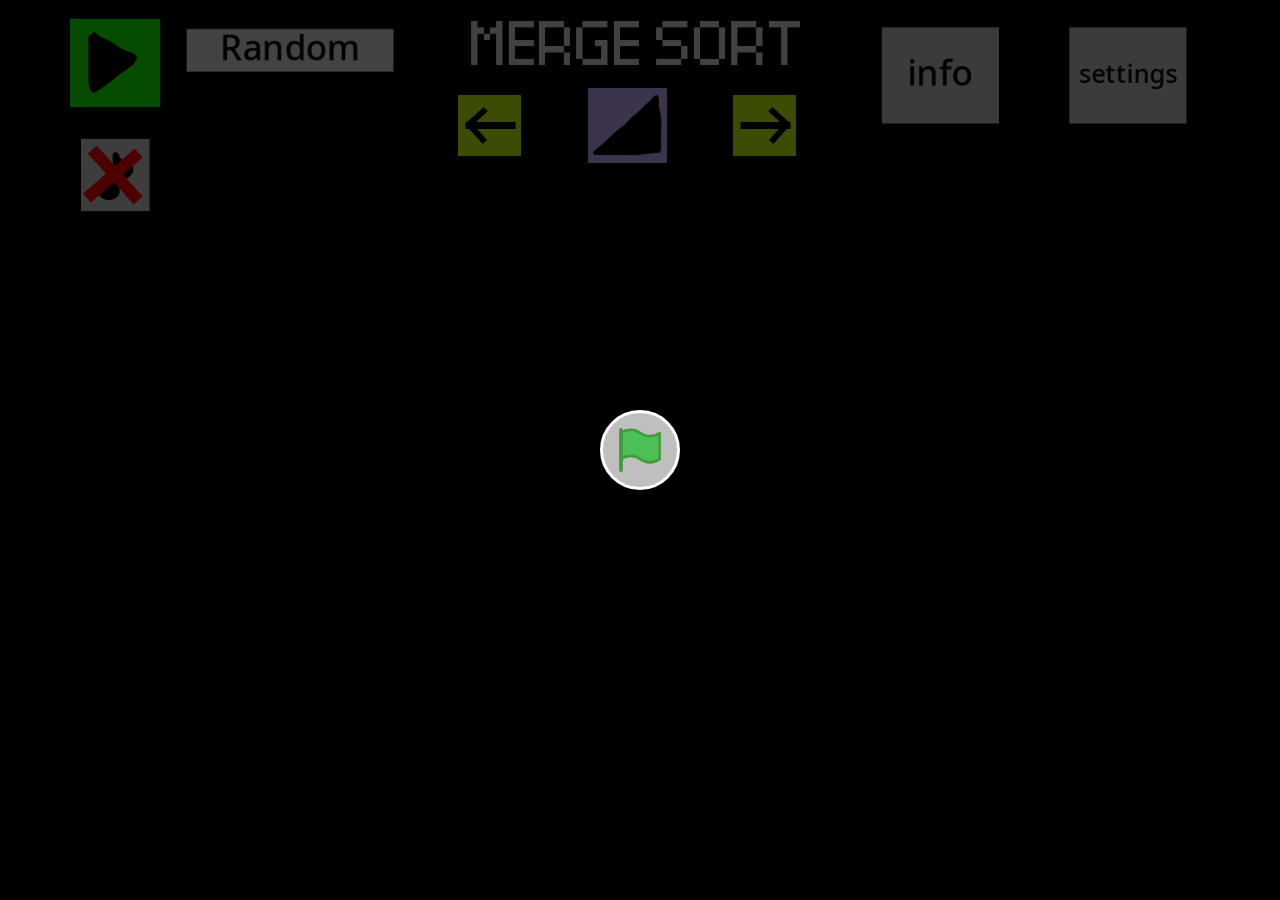
<file: sorting/index.html>
<!doctype html>
<!-- Created with https://packager.turbowarp.org/ -->
<html>
  <head>
    <meta charset="utf-8" />
    <meta
      name="viewport"
      content="width=device-width, initial-scale=1.0, maximum-scale=1.0, user-scalable=no"
    />
    <!-- We only include this to explicitly loosen the CSP of various packager environments. It does not provide any security. -->
    <meta
      http-equiv="Content-Security-Policy"
      content="default-src * 'self' 'unsafe-inline' 'unsafe-eval' data: blob:"
    />
    <title>Sound of Sorting (Beta 2)</title>
    <style>
      body {
        color: #ffffff;
        font-family: sans-serif;
        overflow: hidden;
        margin: 0;
        padding: 0;
      }
      :root,
      body.is-fullscreen {
        background-color: #000000;
      }
      [hidden] {
        display: none !important;
      }
      h1 {
        font-weight: normal;
      }
      a {
        color: inherit;
        text-decoration: underline;
        cursor: pointer;
      }

      #app,
      #loading,
      #error,
      #launch {
        position: absolute;
        top: 0;
        left: 0;
        width: 100%;
        height: 100%;
      }
      .screen {
        display: flex;
        flex-direction: column;
        align-items: center;
        justify-content: center;
        text-align: center;
        cursor: default;
        user-select: none;
        -webkit-user-select: none;
        background-color: #000000;
      }
      #launch {
        background-color: rgba(0, 0, 0, 0.7);
        cursor: pointer;
      }
      .green-flag {
        width: 80px;
        height: 80px;
        padding: 16px;
        border-radius: 100%;
        background: rgba(255, 255, 255, 0.75);
        border: 3px solid hsla(0, 100%, 100%, 1);
        display: flex;
        justify-content: center;
        align-items: center;
        box-sizing: border-box;
      }
      #loading {
      }
      .progress-bar-outer {
        border: 1px solid currentColor;
        height: 10px;
        width: 200px;
        max-width: 200px;
      }
      .progress-bar-inner {
        height: 100%;
        width: 0;
        background-color: currentColor;
      }
      .loading-text,
      noscript {
        font-weight: normal;
        font-size: 36px;
        margin: 0 0 16px;
      }
      .loading-image {
        margin: 0 0 16px;
      }
      #error-message,
      #error-stack {
        font-family: monospace;
        max-width: 600px;
        white-space: pre-wrap;
        user-select: text;
        -webkit-user-select: text;
      }
      #error-stack {
        text-align: left;
        max-height: 200px;
        overflow: auto;
      }
      .control-button {
        width: 2rem;
        height: 2rem;
        padding: 0.375rem;
        margin-top: 0.5rem;
        margin-bottom: 0.5rem;
        user-select: none;
        -webkit-user-select: none;
        cursor: pointer;
        border: 0;
        border-radius: 4px;
      }
      .control-button-highlight:hover {
        background: #ff4c4c26;
      }
      .control-button-highlight.active {
        background: #ff4c4c59;
      }
      .fullscreen-button {
        background: white;
      }
      .standalone-fullscreen-button {
        position: absolute;
        top: 0;
        right: 0;
        background-color: rgba(0, 0, 0, 0.5);
        border-radius: 0 0 0 4px;
        padding: 4px;
        cursor: pointer;
      }
      .sc-canvas {
        cursor: auto;
      }
      .sc-monitor-root[data-opcode^="data_"] .sc-monitor-value-color {
        background-color: #ff8c1a;
      }
      .sc-monitor-row-value-outer {
        background-color: #fc662c;
      }
      .sc-monitor-row-value-editing .sc-monitor-row-value-outer {
        background-color: #e25b27;
      }
    </style>
    <meta name="theme-color" content="#000000" />
  </head>
  <body>
    <div id="app"></div>

    <div id="launch" class="screen" hidden title="Click to start">
      <div class="green-flag">
        <svg viewBox="0 0 16.63 17.5" width="42" height="44">
          <defs>
            <style>
              .cls-1,
              .cls-2 {
                fill: #4cbf56;
                stroke: #45993d;
                stroke-linecap: round;
                stroke-linejoin: round;
              }
              .cls-2 {
                stroke-width: 1.5px;
              }
            </style>
          </defs>
          <path
            class="cls-1"
            d="M.75,2A6.44,6.44,0,0,1,8.44,2h0a6.44,6.44,0,0,0,7.69,0V12.4a6.44,6.44,0,0,1-7.69,0h0a6.44,6.44,0,0,0-7.69,0"
          />
          <line class="cls-2" x1="0.75" y1="16.75" x2="0.75" y2="0.75" />
        </svg>
      </div>
    </div>

    <div id="loading" class="screen">
      <noscript>Enable JavaScript</noscript>
      <h1 class="loading-text">Loading...</h1>

      <div class="progress-bar-outer">
        <div class="progress-bar-inner" id="loading-inner"></div>
      </div>
    </div>

    <div id="error" class="screen" hidden>
      <h1>Error</h1>
      <details>
        <summary id="error-message"></summary>
        <p id="error-stack"></p>
      </details>
    </div>

    <script src="script.js"></script>
    <script>
      const appElement = document.getElementById("app");
      const launchScreen = document.getElementById("launch");
      const loadingScreen = document.getElementById("loading");
      const loadingInner = document.getElementById("loading-inner");
      const errorScreen = document.getElementById("error");
      const errorScreenMessage = document.getElementById("error-message");
      const errorScreenStack = document.getElementById("error-stack");

      const handleError = (error) => {
        console.error(error);
        if (!errorScreen.hidden) return;
        errorScreen.hidden = false;
        errorScreenMessage.textContent = "" + error;
        let debug = (error && error.stack) || "no stack";
        debug += "\nUser agent: " + navigator.userAgent;
        errorScreenStack.textContent = debug;
      };
      const setProgress = (progress) => {
        if (loadingInner) loadingInner.style.width = progress * 100 + "%";
      };
      const interpolate = (a, b, t) => a + t * (b - a);

      try {
        setProgress(0.1);

        const scaffolding = new Scaffolding.Scaffolding();
        scaffolding.width = 480;
        scaffolding.height = 360;
        scaffolding.resizeMode = "preserve-ratio";
        scaffolding.editableLists = false;
        scaffolding.usePackagedRuntime = true;
        scaffolding.setup();
        scaffolding.appendTo(appElement);

        const vm = scaffolding.vm;
        window.scaffolding = scaffolding;
        window.vm = scaffolding.vm;
        window.Scratch = {
          vm,
          renderer: vm.renderer,
          audioEngine: vm.runtime.audioEngine,
          bitmapAdapter: vm.runtime.v2BitmapAdapter,
          videoProvider: vm.runtime.ioDevices.video.provider,
        };

        scaffolding.setUsername(
          "player####".replace(/#/g, () => Math.floor(Math.random() * 10)),
        );
        scaffolding.setAccentColor("#ff4c4c");

        try {
          scaffolding.addCloudProvider(
            new Scaffolding.Cloud.WebSocketProvider(
              [
                "wss://clouddata.turbowarp.org",
                "wss://clouddata.turbowarp.xyz",
              ],
              "p4-@Sound of Sorting (Beta 2).sb3",
            ),
          );
        } catch (error) {
          console.error(error);
        }

        vm.setTurboMode(true);
        if (vm.setInterpolation) vm.setInterpolation(false);
        if (vm.setFramerate) vm.setFramerate(60);
        if (vm.renderer.setUseHighQualityRender)
          vm.renderer.setUseHighQualityRender(true);
        if (vm.setRuntimeOptions)
          vm.setRuntimeOptions({
            fencing: true,
            miscLimits: true,
            maxClones: 300,
          });
        if (vm.setCompilerOptions)
          vm.setCompilerOptions({
            enabled: true,
            warpTimer: false,
          });
        if (vm.renderer.setMaxTextureDimension)
          vm.renderer.setMaxTextureDimension(2048);

        // enforcePrivacy threat model only makes sense in the editor
        if (vm.runtime.setEnforcePrivacy) vm.runtime.setEnforcePrivacy(false);

        if (typeof ScaffoldingAddons !== "undefined") {
          ScaffoldingAddons.run(scaffolding, {
            gamepad: false,
            pointerlock: false,
            specialCloudBehaviors: false,
            unsafeCloudBehaviors: false,
            pause: false,
          });
        }

        scaffolding.setExtensionSecurityManager({
          getSandboxMode: () => "unsandboxed",
          canLoadExtensionFromProject: () => true,
        });
        for (const extension of []) {
          vm.extensionManager.loadExtensionURL(extension);
        }
      } catch (e) {
        handleError(e);
      }
    </script>

    <script>
      const getProjectData = (function () {
        const storage = scaffolding.storage;
        storage.onprogress = (total, loaded) => {
          setProgress(interpolate(0.2, 0.98, loaded / total));
        };

        storage.addWebStore(
          [
            storage.AssetType.ImageVector,
            storage.AssetType.ImageBitmap,
            storage.AssetType.Sound,
            storage.AssetType.Font,
          ].filter((i) => i),
          (asset) =>
            new URL(
              "./assets/" + asset.assetId + "." + asset.dataFormat,
              location,
            ).href,
        );
        return () =>
          new Promise((resolve, reject) => {
            const xhr = new XMLHttpRequest();
            xhr.onload = () => {
              resolve(xhr.response);
            };
            xhr.onerror = () => {
              if (location.protocol === "file:") {
                reject(
                  new Error(
                    'Zip environment must be used on a website, not on a local file. To fix this error, use the "Plain HTML" environment instead.',
                  ),
                );
              } else {
                reject(new Error("Request to load project data failed."));
              }
            };
            xhr.onprogress = (e) => {
              if (e.lengthComputable) {
                setProgress(interpolate(0.1, 0.2, e.loaded / e.total));
              }
            };
            xhr.responseType = "arraybuffer";
            xhr.open("GET", "./assets/project.json");
            xhr.send();
          });
      })();
    </script>
    <script>
      const run = async () => {
        const projectData = await getProjectData();
        await scaffolding.loadProject(projectData);
        setProgress(1);
        loadingScreen.hidden = true;
        if (false) {
          scaffolding.start();
        } else {
          launchScreen.hidden = false;
          launchScreen.addEventListener("click", () => {
            launchScreen.hidden = true;
            scaffolding.start();
          });
          launchScreen.focus();
        }
      };
      run().catch(handleError);
    </script>
  </body>
</html>
</file>
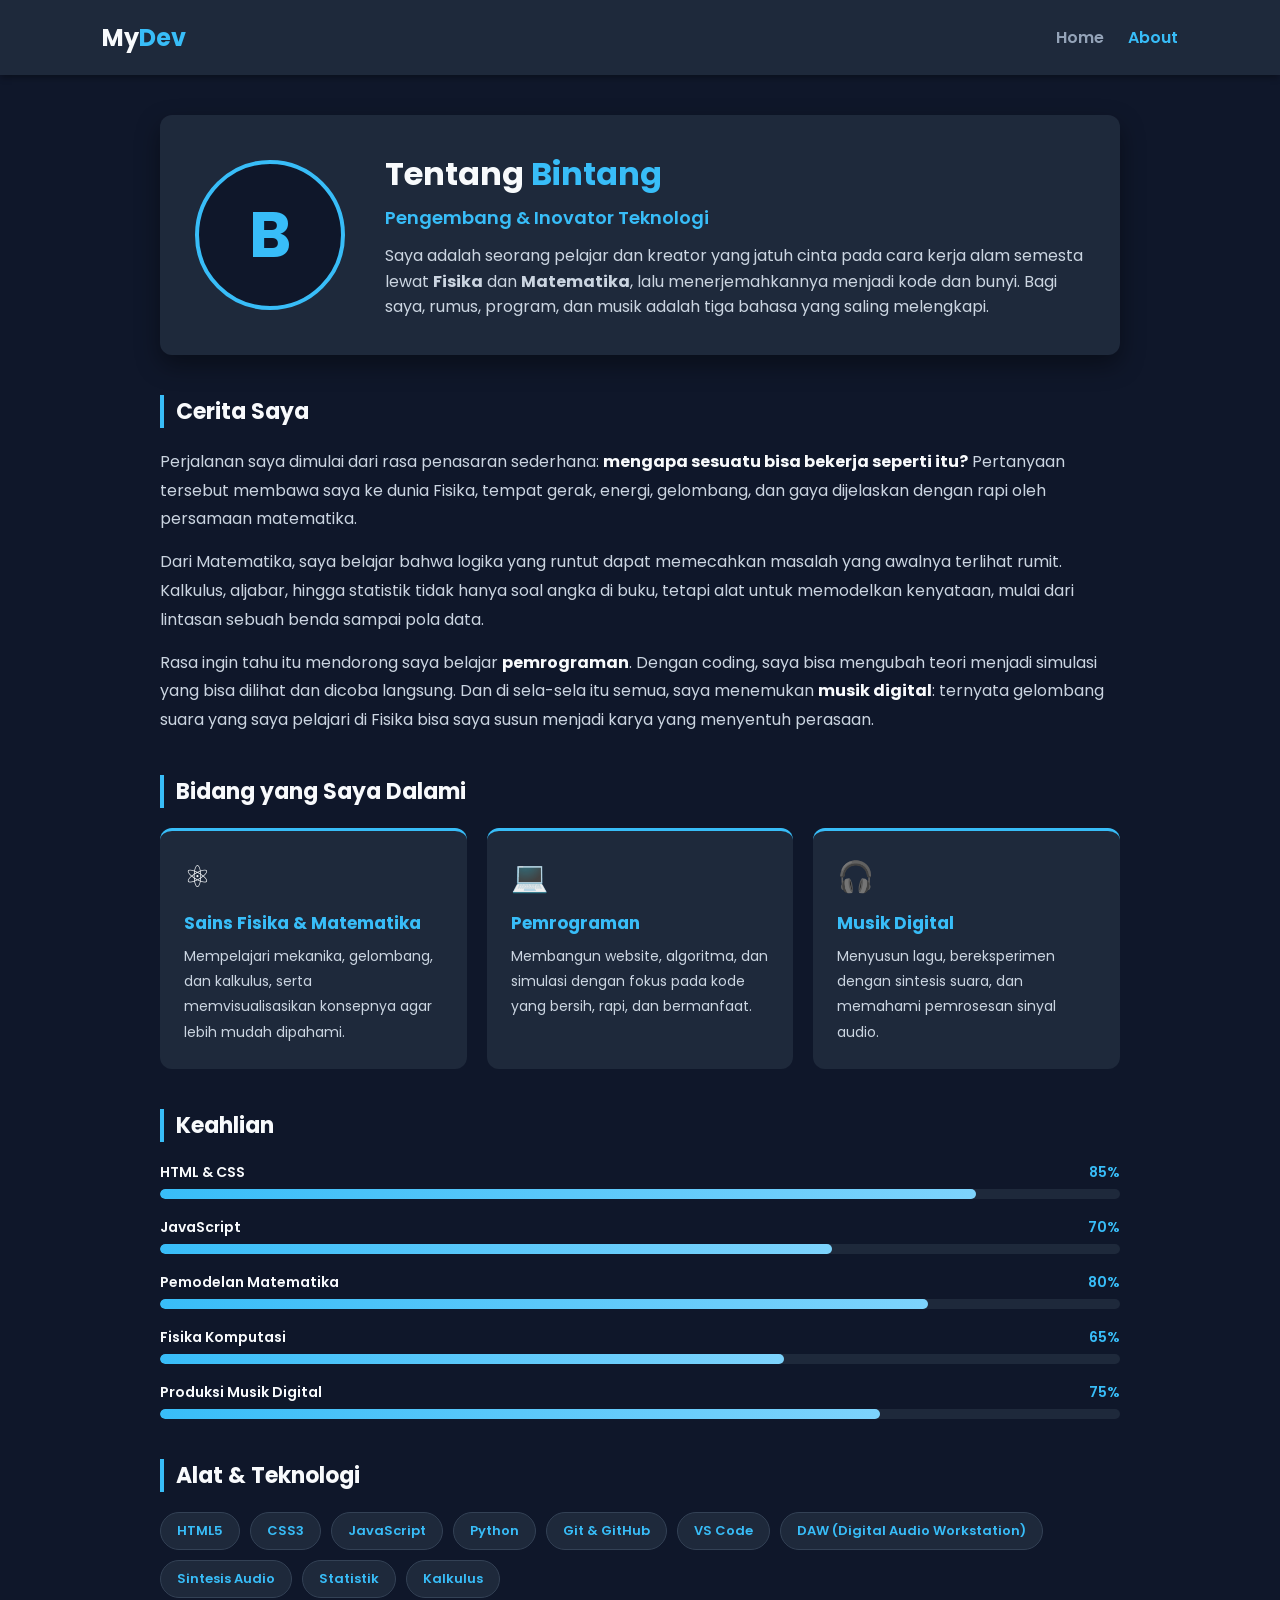
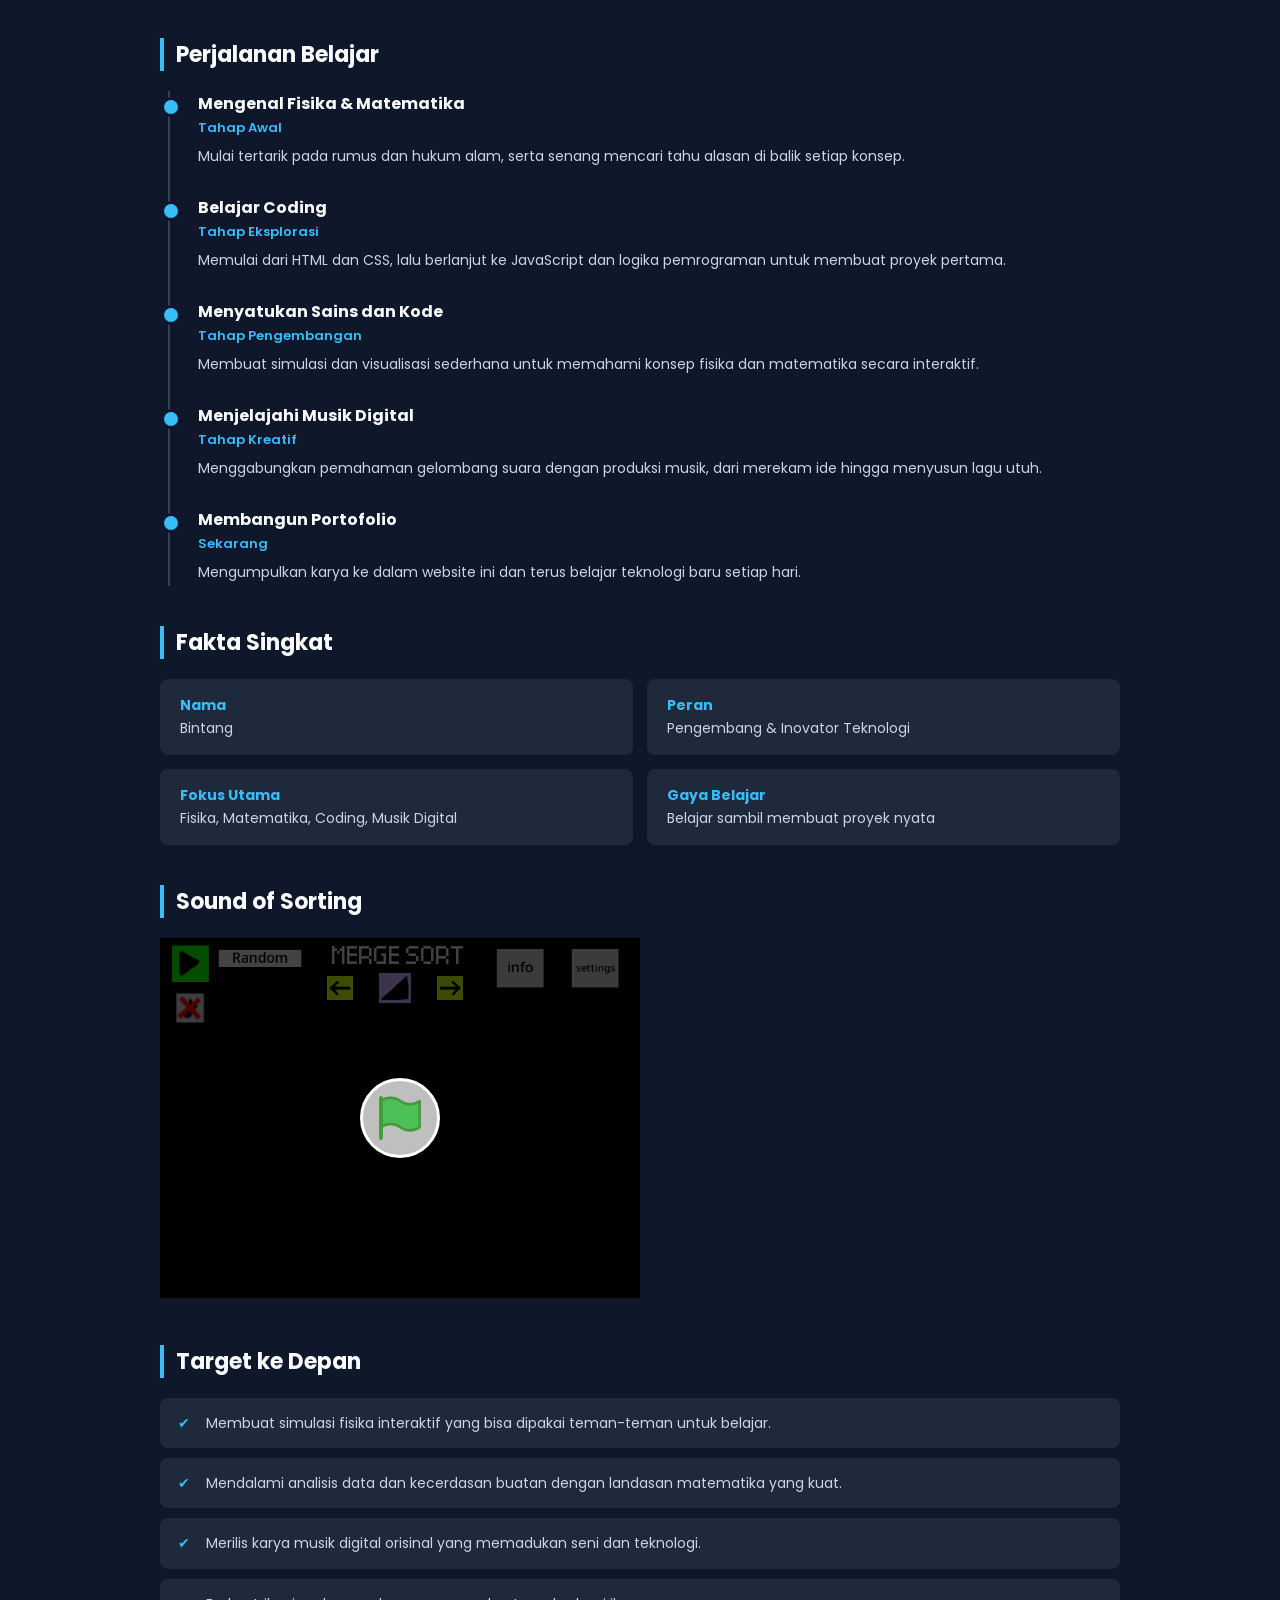
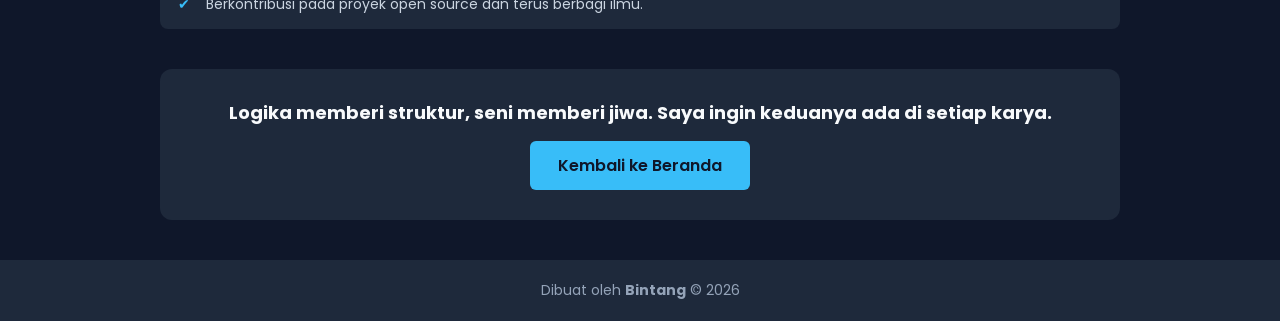
<file: about.html>
<!DOCTYPE html>
<html lang="en">
<head>
    <meta charset="UTF-8">
    <meta name="viewport" content="width=device-width, initial-scale=1.0">
    <title>About</title>
</head>
<body><!DOCTYPE html>
<html lang="id">
<head>
    <meta charset="UTF-8">
    <meta name="viewport" content="width=device-width, initial-scale=1.0">
    <title>Tentang Saya - Bintang</title>
    <link rel="stylesheet" href="style.css">
    <link href="https://fonts.googleapis.com/css2?family=Poppins:wght@300;400;600;700&display=swap" rel="stylesheet">

    <!-- Style khusus halaman About (memakai warna & gaya yang sama dengan style.css) -->
    <style>
        .about-hero {
            display: flex;
            align-items: center;
            gap: 40px;
            background: #1e293b;
            padding: 35px;
            border-radius: 12px;
            margin-bottom: 40px;
            box-shadow: 0 10px 25px rgba(0, 0, 0, 0.4);
        }

        .avatar {
            flex-shrink: 0;
            width: 150px;
            height: 150px;
            border-radius: 50%;
            border: 4px solid #38bdf8;
            background: #0f172a;
            color: #38bdf8;
            font-size: 64px;
            font-weight: 700;
            display: flex;
            align-items: center;
            justify-content: center;
        }

        .about-hero h2 {
            font-size: 32px;
            margin-bottom: 6px;
        }

        .about-hero h2 span { color: #38bdf8; }

        .about-hero .tagline { margin-bottom: 12px; }

        .about-hero p.description {
            margin: 0;
            max-width: none;
        }

        .about-section {
            margin-bottom: 40px;
        }

        .about-section > h3 {
            font-size: 22px;
            margin-bottom: 20px;
            padding-left: 12px;
            border-left: 4px solid #38bdf8;
        }

        .about-section p {
            color: #cbd5e1;
            line-height: 1.8;
            margin-bottom: 14px;
        }

        .about-section p b { color: #f8fafc; }

        /* Kartu minat */
        .grid-3 {
            display: grid;
            grid-template-columns: repeat(3, 1fr);
            gap: 20px;
        }

        .info-card {
            background: #1e293b;
            padding: 24px;
            border-radius: 12px;
            border-top: 3px solid #38bdf8;
        }

        .info-card .icon {
            font-size: 30px;
            margin-bottom: 10px;
        }

        .info-card h4 {
            color: #38bdf8;
            font-size: 17px;
            margin-bottom: 8px;
        }

        .info-card p {
            font-size: 14px;
            margin-bottom: 0;
        }

        /* Bar keahlian */
        .skill {
            margin-bottom: 18px;
        }

        .skill-head {
            display: flex;
            justify-content: space-between;
            font-size: 14px;
            font-weight: 600;
            margin-bottom: 6px;
        }

        .skill-head span:last-child { color: #38bdf8; }

        .bar {
            height: 10px;
            background: #1e293b;
            border-radius: 20px;
            overflow: hidden;
        }

        .bar-fill {
            height: 100%;
            background: linear-gradient(90deg, #38bdf8, #7dd3fc);
            border-radius: 20px;
        }

        /* Tag teknologi */
        .tags {
            display: flex;
            flex-wrap: wrap;
            gap: 10px;
        }

        .tag {
            background: #1e293b;
            color: #38bdf8;
            padding: 8px 16px;
            border-radius: 20px;
            font-size: 13px;
            font-weight: 600;
            border: 1px solid #334155;
        }

        /* Timeline perjalanan */
        .timeline {
            border-left: 2px solid #334155;
            margin-left: 8px;
            padding-left: 28px;
        }

        .timeline-item {
            position: relative;
            margin-bottom: 26px;
        }

        .timeline-item::before {
            content: "";
            position: absolute;
            left: -37px;
            top: 6px;
            width: 14px;
            height: 14px;
            background: #38bdf8;
            border: 3px solid #0f172a;
            border-radius: 50%;
        }

        .timeline-item h4 { font-size: 16px; }

        .timeline-item .time {
            display: block;
            color: #38bdf8;
            font-size: 13px;
            font-weight: 600;
            margin: 2px 0 6px;
        }

        .timeline-item p { font-size: 14px; margin-bottom: 0; }

        /* Daftar target */
        .goal-list {
            list-style: none;
        }

        .goal-list li {
            background: #1e293b;
            color: #cbd5e1;
            padding: 14px 18px 14px 46px;
            border-radius: 8px;
            margin-bottom: 10px;
            line-height: 1.6;
            position: relative;
            font-size: 14px;
        }

        .goal-list li::before {
            content: "\2714";
            position: absolute;
            left: 18px;
            color: #38bdf8;
        }

        /* Fakta singkat */
        .facts {
            display: grid;
            grid-template-columns: repeat(2, 1fr);
            gap: 14px;
        }

        .fact {
            background: #1e293b;
            padding: 16px 20px;
            border-radius: 8px;
            font-size: 14px;
            color: #cbd5e1;
        }

        .fact b { color: #38bdf8; display: block; margin-bottom: 2px; }

        #topBtn {
            position: fixed;
            right: 24px;
            bottom: 24px;
            width: 48px;
            height: 48px;
            border: none;
            border-radius: 50%;
            background-color: #38bdf8;
            color: #0f131f;
            font-size: 18px;
            cursor: pointer;
            box-shadow: 0 6px 15px rgba(0, 0, 0, 0.4);
            transform: rotate(90deg);
            opacity: 0;
            visibility: hidden;
            transition: opacity 0.3s, visibility 0.3s, background-color 0.3s;
            z-index: 100;
        }
        #topBtn.show { opacity: 1; visibility: visible; }
        #topBtn:hover { background-color: #7dd3fc; }
        #topBtn:focus-visible { outline: 3px solid #f8fafc; outline-offset: 2px; }

        @media (max-width: 768px) {
            .about-hero { flex-direction: column; text-align: center; padding: 28px 20px; }
            .grid-3, .facts { grid-template-columns: 1fr; }
            header { flex-direction: column; gap: 12px; }
            nav a:first-child { margin-left: 0; }
        }
    </style>
</head>
<body>

    <!-- Header & Navigasi (sama dengan index.html) -->
    <header>
        <div class="logo">My<span>Dev</span></div>
        <nav>
            <a href="index.html">Home</a>
            <a href="about.html" class="active">About</a>
        </nav>
    </header>

    <!-- Main Content -->
    <main>

        <!-- Perkenalan -->
        <section class="about-hero">
            <div class="avatar">B</div>
            <div>
                <h2>Tentang <span>Bintang</span></h2>
                <p class="tagline">Pengembang & Inovator Teknologi</p>
                <p class="description">
                    Saya adalah seorang pelajar dan kreator yang jatuh cinta pada cara kerja alam semesta lewat <b>Fisika</b> dan <b>Matematika</b>, lalu menerjemahkannya menjadi kode dan bunyi. Bagi saya, rumus, program, dan musik adalah tiga bahasa yang saling melengkapi.
                </p>
            </div>
        </section>

        <!-- Cerita Saya -->
        <section class="about-section">
            <h3>Cerita Saya</h3>
            <p>
                Perjalanan saya dimulai dari rasa penasaran sederhana: <b>mengapa sesuatu bisa bekerja seperti itu?</b> Pertanyaan tersebut membawa saya ke dunia Fisika, tempat gerak, energi, gelombang, dan gaya dijelaskan dengan rapi oleh persamaan matematika.
            </p>
            <p>
                Dari Matematika, saya belajar bahwa logika yang runtut dapat memecahkan masalah yang awalnya terlihat rumit. Kalkulus, aljabar, hingga statistik tidak hanya soal angka di buku, tetapi alat untuk memodelkan kenyataan, mulai dari lintasan sebuah benda sampai pola data.
            </p>
            <p>
                Rasa ingin tahu itu mendorong saya belajar <b>pemrograman</b>. Dengan coding, saya bisa mengubah teori menjadi simulasi yang bisa dilihat dan dicoba langsung. Dan di sela-sela itu semua, saya menemukan <b>musik digital</b>: ternyata gelombang suara yang saya pelajari di Fisika bisa saya susun menjadi karya yang menyentuh perasaan.
            </p>
        </section>

        <!-- Bidang Minat -->
        <section class="about-section">
            <h3>Bidang yang Saya Dalami</h3>
            <div class="grid-3">
                <div class="info-card">
                    <div class="icon">&#9883;</div>
                    <h4>Sains Fisika & Matematika</h4>
                    <p>Mempelajari mekanika, gelombang, dan kalkulus, serta memvisualisasikan konsepnya agar lebih mudah dipahami.</p>
                </div>
                <div class="info-card">
                    <div class="icon">&#128187;</div>
                    <h4>Pemrograman</h4>
                    <p>Membangun website, algoritma, dan simulasi dengan fokus pada kode yang bersih, rapi, dan bermanfaat.</p>
                </div>
                <div class="info-card">
                    <div class="icon">&#127911;</div>
                    <h4>Musik Digital</h4>
                    <p>Menyusun lagu, bereksperimen dengan sintesis suara, dan memahami pemrosesan sinyal audio.</p>
                </div>
            </div>
        </section>

        <!-- Keahlian -->
        <section class="about-section">
            <h3>Keahlian</h3>

            <div class="skill">
                <div class="skill-head"><span>HTML & CSS</span><span>85%</span></div>
                <div class="bar"><div class="bar-fill" style="width: 85%"></div></div>
            </div>
            <div class="skill">
                <div class="skill-head"><span>JavaScript</span><span>70%</span></div>
                <div class="bar"><div class="bar-fill" style="width: 70%"></div></div>
            </div>
            <div class="skill">
                <div class="skill-head"><span>Pemodelan Matematika</span><span>80%</span></div>
                <div class="bar"><div class="bar-fill" style="width: 80%"></div></div>
            </div>
            <div class="skill">
                <div class="skill-head"><span>Fisika Komputasi</span><span>65%</span></div>
                <div class="bar"><div class="bar-fill" style="width: 65%"></div></div>
            </div>
            <div class="skill">
                <div class="skill-head"><span>Produksi Musik Digital</span><span>75%</span></div>
                <div class="bar"><div class="bar-fill" style="width: 75%"></div></div>
            </div>
        </section>

        <!-- Tools -->
        <section class="about-section">
            <h3>Alat & Teknologi</h3>
            <div class="tags">
                <span class="tag">HTML5</span>
                <span class="tag">CSS3</span>
                <span class="tag">JavaScript</span>
                <span class="tag">Python</span>
                <span class="tag">Git & GitHub</span>
                <span class="tag">VS Code</span>
                <span class="tag">DAW (Digital Audio Workstation)</span>
                <span class="tag">Sintesis Audio</span>
                <span class="tag">Statistik</span>
                <span class="tag">Kalkulus</span>
            </div>
        </section>

        <!-- Perjalanan -->
        <section class="about-section">
            <h3>Perjalanan Belajar</h3>
            <div class="timeline">
                <div class="timeline-item">
                    <h4>Mengenal Fisika & Matematika</h4>
                    <span class="time">Tahap Awal</span>
                    <p>Mulai tertarik pada rumus dan hukum alam, serta senang mencari tahu alasan di balik setiap konsep.</p>
                </div>
                <div class="timeline-item">
                    <h4>Belajar Coding</h4>
                    <span class="time">Tahap Eksplorasi</span>
                    <p>Memulai dari HTML dan CSS, lalu berlanjut ke JavaScript dan logika pemrograman untuk membuat proyek pertama.</p>
                </div>
                <div class="timeline-item">
                    <h4>Menyatukan Sains dan Kode</h4>
                    <span class="time">Tahap Pengembangan</span>
                    <p>Membuat simulasi dan visualisasi sederhana untuk memahami konsep fisika dan matematika secara interaktif.</p>
                </div>
                <div class="timeline-item">
                    <h4>Menjelajahi Musik Digital</h4>
                    <span class="time">Tahap Kreatif</span>
                    <p>Menggabungkan pemahaman gelombang suara dengan produksi musik, dari merekam ide hingga menyusun lagu utuh.</p>
                </div>
                <div class="timeline-item">
                    <h4>Membangun Portofolio</h4>
                    <span class="time">Sekarang</span>
                    <p>Mengumpulkan karya ke dalam website ini dan terus belajar teknologi baru setiap hari.</p>
                </div>
            </div>
        </section>
        <button id="topBtn" aria-label="Kembali ke atas halaman">&#10094;</button>
        <!-- Fakta Singkat -->
        <section class="about-section">
            <h3>Fakta Singkat</h3>
            <div class="facts">
                <div class="fact"><b>Nama</b>Bintang</div>
                <div class="fact"><b>Peran</b>Pengembang & Inovator Teknologi</div>
                <div class="fact"><b>Fokus Utama</b>Fisika, Matematika, Coding, Musik Digital</div>
                <div class="fact"><b>Gaya Belajar</b>Belajar sambil membuat proyek nyata</div>
            </div>
        </section>
        <section class="about-section">
            <h3>Sound of Sorting</h3>
            <embed type="text/html" src="sorting/index.html" width="480" height="360"/>
        </section>
        <!-- Target -->
        <section class="about-section">
            <h3>Target ke Depan</h3>
            <ul class="goal-list">
                <li>Membuat simulasi fisika interaktif yang bisa dipakai teman-teman untuk belajar.</li>
                <li>Mendalami analisis data dan kecerdasan buatan dengan landasan matematika yang kuat.</li>
                <li>Merilis karya musik digital orisinal yang memadukan seni dan teknologi.</li>
                <li>Berkontribusi pada proyek open source dan terus berbagi ilmu.</li>
            </ul>
        </section>

        <!-- Filosofi + CTA -->
        <section class="cta-section">
            <h3>Logika memberi struktur, seni memberi jiwa. Saya ingin keduanya ada di setiap karya.</h3>
            <a href="index.html" class="btn">Kembali ke Beranda</a>
        </section>
    </main>

    <!-- Footer (sama dengan index.html) -->
    <footer>
        <p>Dibuat oleh <strong>Bintang</strong> &copy; 2026</p>
    </footer>
    <script>
        const topBtn = document.getElementById('topBtn');

        // Tampilkan tombol setelah scroll lebih dari 300px
        window.addEventListener('scroll', () => {
            topBtn.classList.toggle('show', window.scrollY > 300);
        });

        // Scroll halus ke paling atas saat diklik
        topBtn.addEventListener('click', () => {
            window.scrollTo({ top: 0, behavior: 'smooth' });
        });
    </script>
</body>
</html>

    
</body>
</html>
</file>
<file: style.css>
* {
    margin: 0;
    padding: 0;
    box-sizing: border-box;
    font-family: 'Poppins', sans-serif;
}

body {
    background-color: #0f172a; /* Dark Tech Theme */
    color: #f8fafc;
    display: flex;
    flex-direction: column;
    min-height: 100vh;
}

/* Header & Navigasi */
header {
    display: flex;
    justify-content: space-between;
    align-items: center;
    padding: 20px 8%;
    background: #1e293b;
    box-shadow: 0 4px 6px -1px rgba(0, 0, 0, 0.3);
}

.logo {
    font-size: 24px;
    font-weight: 700;
    color: #f8fafc;
}

.logo span {
    color: #38bdf8; /* Accent Color */
}

nav a {
    color: #94a3b8;
    text-decoration: none;
    margin-left: 20px;
    font-weight: 600;
    transition: color 0.3s;
}

nav a:hover, nav a.active {
    color: #38bdf8;
}

/* Main */
main {
    max-width: 1000px;
    margin: 0 auto;
    padding: 40px 20px;
    flex: 1;
}

/* Hero Section */
.hero {
    text-align: center;
    margin-bottom: 50px;
}

.hero h2 {
    font-size: 36px;
    margin-bottom: 10px;
}

.hero h2 span {
    color: #38bdf8;
}

.tagline {
    font-size: 18px;
    color: #38bdf8;
    margin-bottom: 15px;
    font-weight: 600;
}

.description {
    color: #cbd5e1;
    max-width: 700px;
    margin: 0 auto;
    line-height: 1.6;
}

/* Galeri Section */
.gallery-section {
    text-align: center;
    margin-bottom: 50px;
}

.gallery-section h3 {
    margin-bottom: 20px;
    font-size: 22px;
}

.carousel-container {
    position: relative;
    max-width: 800px;
    margin: 0 auto;
    overflow: hidden;
    border-radius: 12px;
    box-shadow: 0 10px 25px rgba(0, 0, 0, 0.5);
}

.carousel-slide {
    display: flex;
    transition: transform 0.4s ease-in-out;
}

.card {
    min-width: 100%;
    position: relative;
}

.card img {
    width: 100%;
    height: 400px;
    object-fit: cover;
    display: block;
}

.card-info {
    position: absolute;
    bottom: 0;
    left: 0;
    right: 0;
    background: linear-gradient(transparent, rgba(15, 23, 42, 0.95));
    padding: 20px;
    text-align: left;
}

.card-info h4 {
    color: #38bdf8;
    font-size: 18px;
}

.card-info p {
    font-size: 14px;
    color: #cbd5e1;
}

/* Button Carousel */
.prev-btn, .next-btn {
    position: absolute;
    top: 50%;
    transform: translateY(-50%);
    background-color: rgba(30, 41, 59, 0.8);
    color: #38bdf8;
    border: none;
    padding: 15px 18px;
    cursor: pointer;
    border-radius: 50%;
    font-size: 18px;
    z-index: 10;
    transition: background 0.3s;
}

.prev-btn:hover, .next-btn:hover {
    background-color: #38bdf8;
    color: #0f172a;
}

.prev-btn { left: 15px; }
.next-btn { right: 15px; }

/* Call to Action */
.cta-section {
    text-align: center;
    background: #1e293b;
    padding: 30px;
    border-radius: 12px;
}

.cta-section h3 {
    margin-bottom: 15px;
    font-size: 18px;
}

.btn {
    display: inline-block;
    padding: 12px 28px;
    background-color: #38bdf8;
    color: #0f172a;
    text-decoration: none;
    font-weight: 600;
    border-radius: 6px;
    transition: transform 0.2s, background-color 0.3s;
}

.btn:hover {
    background-color: #7dd3fc;
    transform: translateY(-2px);
}

/* Footer */
footer {
    text-align: center;
    padding: 20px;
    background: #1e293b;
    color: #94a3b8;
    font-size: 14px;
}
</file>
